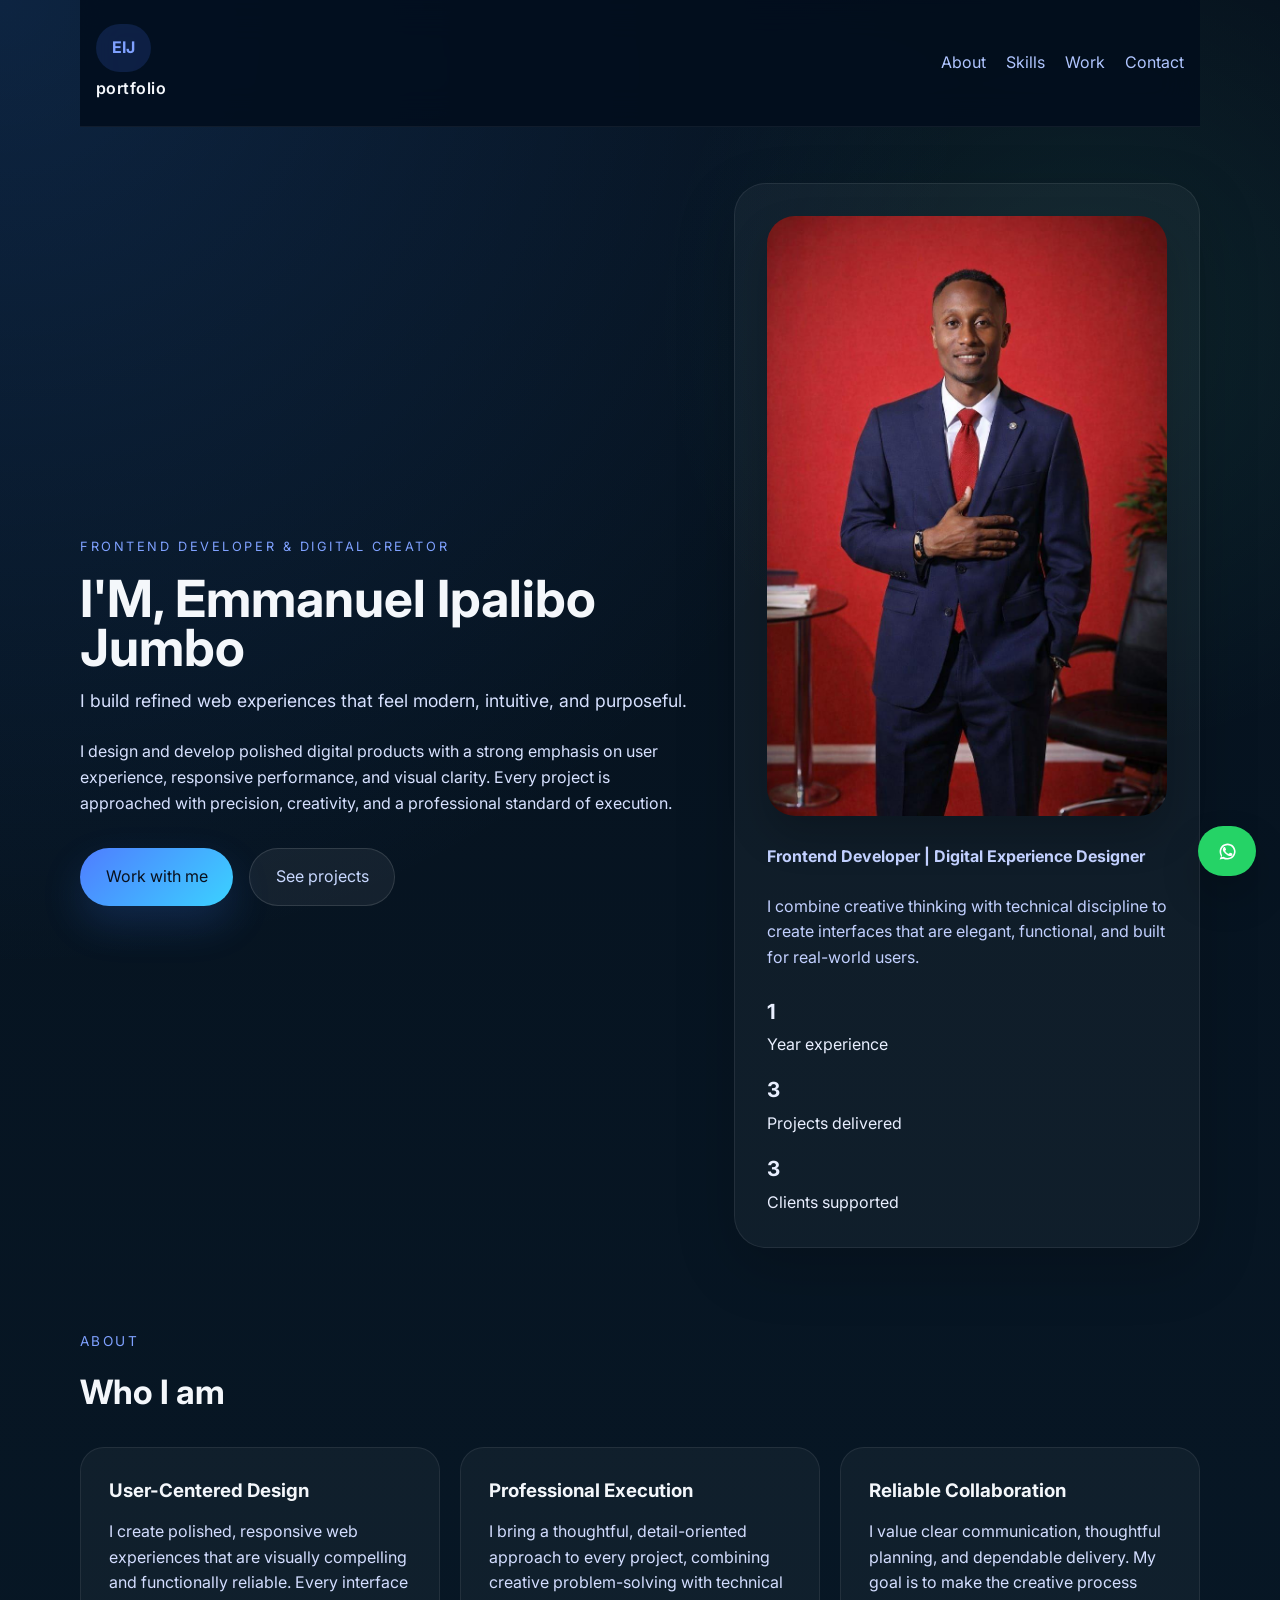
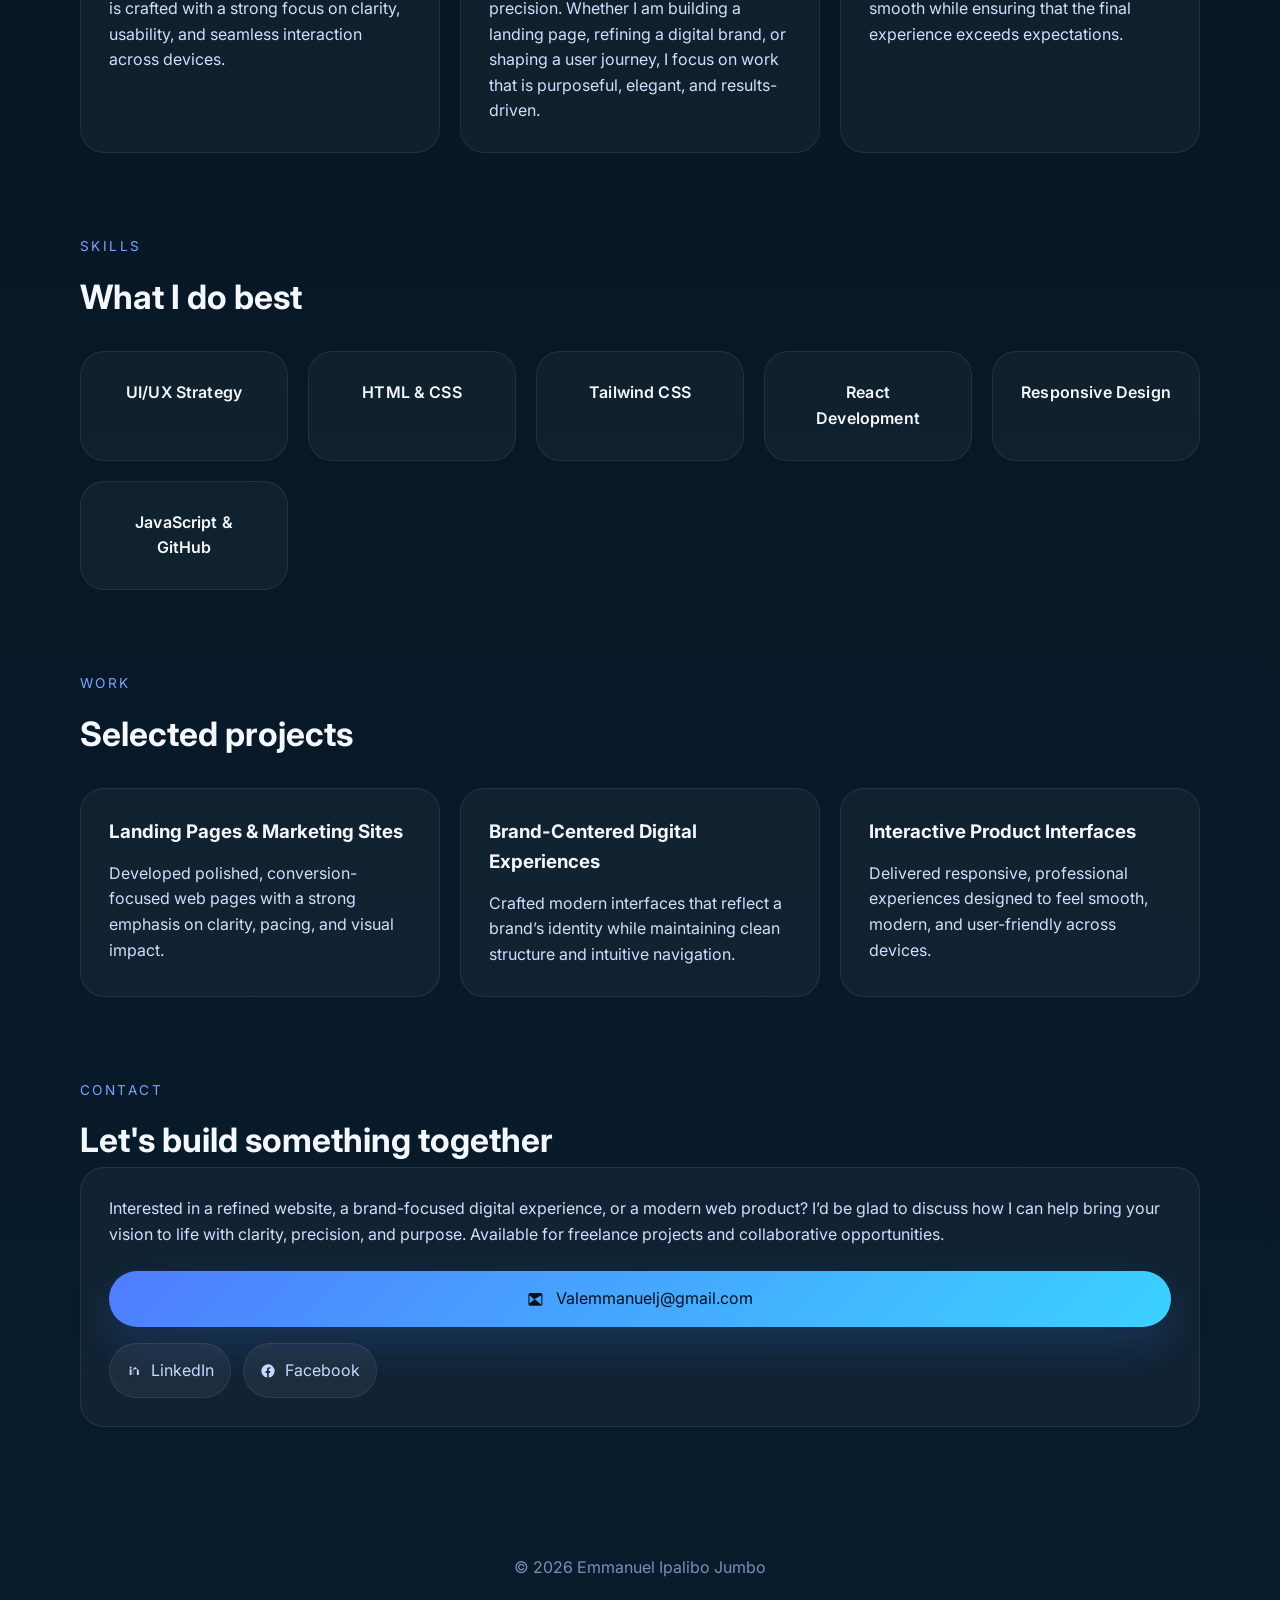
<file: index.html>
<!DOCTYPE html>
<html lang="en">
<head>
  <meta charset="UTF-8" />
  <meta name="viewport" content="width=device-width, initial-scale=1.0" />
  <title>Emmanuel Ipalibo Jumbo | Portfolio</title>
  <link rel="preconnect" href="https://fonts.googleapis.com" />
  <link rel="preconnect" href="https://fonts.gstatic.com" crossorigin />
  <link href="https://fonts.googleapis.com/css2?family=Inter:wght@400;500;600;700;800&display=swap" rel="stylesheet" />
  <link rel="stylesheet" href="style.css" />
</head>
<body>
  <header class="page-header">
    <div class="brand">
      <span>EIJ</span>
      <p>portfolio</p>
    </div>
    <nav class="nav-links">
      <a href="#about">About</a>
      <a href="#skills">Skills</a>
      <a href="#work">Work</a>
      <a href="#contact">Contact</a>
    </nav>
  </header>

  <main>
    <section class="hero" id="home">
      <div class="hero-text">
        <p class="eyebrow">Frontend Developer & Digital Creator</p>
        <h1>I'M, Emmanuel Ipalibo Jumbo</h1>
        <p class="hero-subtitle">I build refined web experiences that feel modern, intuitive, and purposeful.</p>
        <p class="hero-copy">
          I design and develop polished digital products with a strong emphasis on user experience,
          responsive performance, and visual clarity. Every project is approached with precision,
          creativity, and a professional standard of execution.
        </p>
        <div class="hero-actions">
          <a class="btn btn-primary" href="#contact">Work with me</a>
          <a class="btn btn-secondary" href="#work">See projects</a>
        </div>
      </div>
      <div class="hero-card">
        <div class="profile-image-wrap">
          <img src="672673501_927670723389462_6552243650037777584_n.jpg" alt="Emmanuel Ipalibo Jumbo" />
        </div>
        <div class="profile-info">
          <p class="profile-role">Frontend Developer | Digital Experience Designer</p>
          <p>I combine creative thinking with technical discipline to create interfaces that are
          elegant, functional, and built for real-world users.</p>
          <ul class="profile-stats">
            <li>
              <strong>1</strong>
              <span>Year experience</span>
            </li>
            <li>
              <strong>3</strong>
              <span>Projects delivered</span>
            </li>
            <li>
              <strong>3</strong>
              <span>Clients supported</span>
            </li>
          </ul>
        </div>
      </div>
    </section>

    <section class="section" id="about">
      <div class="section-heading">
        <span>About</span>
        <h2>Who I am</h2>
      </div>
      <div class="section-grid">
        <div class="card">
          <h3>User-Centered Design</h3>
          <p>
            I create polished, responsive web experiences that are visually compelling and
            functionally reliable. Every interface is crafted with a strong focus on clarity,
            usability, and seamless interaction across devices.
          </p>
        </div>
        <div class="card">
          <h3>Professional Execution</h3>
          <p>
            I bring a thoughtful, detail-oriented approach to every project, combining creative
            problem-solving with technical precision. Whether I am building a landing page,
            refining a digital brand, or shaping a user journey, I focus on work that is
            purposeful, elegant, and results-driven.
          </p>
        </div>
        <div class="card">
          <h3>Reliable Collaboration</h3>
          <p>
            I value clear communication, thoughtful planning, and dependable delivery. My goal is
            to make the creative process smooth while ensuring that the final experience exceeds
            expectations.
          </p>
        </div>
      </div>
    </section>

    <section class="section" id="skills">
      <div class="section-heading">
        <span>Skills</span>
        <h2>What I do best</h2>
      </div>
      <div class="skills-grid">
        <div class="skill-card">UI/UX Strategy</div>
        <div class="skill-card">HTML &amp; CSS</div>
        <div class="skill-card">Tailwind CSS</div>
        <div class="skill-card">React Development</div>
        <div class="skill-card">Responsive Design</div>
        <div class="skill-card">JavaScript &amp; GitHub</div>
      </div>
    </section>
    <section class="section" id="work">
      <div class="section-heading">
        <span>Work</span>
        <h2>Selected projects</h2>
      </div>
      <div class="project-grid">
        <article class="project-card">
          <h3>Landing Pages & Marketing Sites</h3>
          <p>Developed polished, conversion-focused web pages with a strong emphasis on clarity, pacing, and visual impact.</p>
        </article>
        <article class="project-card">
          <h3>Brand-Centered Digital Experiences</h3>
          <p>Crafted modern interfaces that reflect a brand’s identity while maintaining clean structure and intuitive navigation.</p>
        </article>
        <article class="project-card">
          <h3>Interactive Product Interfaces</h3>
          <p>Delivered responsive, professional experiences designed to feel smooth, modern, and user-friendly across devices.</p>
        </article>
      </div>
    </section>
    <section class="section contact-section" id="contact">
      <div class="section-heading">
        <span>Contact</span>
        <h2>Let's build something together</h2>
      </div>
      <div class="contact-card">
        <p>
          Interested in a refined website, a brand-focused digital experience, or a modern web
          product? I’d be glad to discuss how I can help bring your vision to life with clarity,
          precision, and purpose. Available for freelance projects and collaborative opportunities.
        </p>
        <div class="contact-actions">
          <a class="btn btn-primary btn-icon" href="mailto:valemmanuelj@gmail.com">
            <svg xmlns="http://www.w3.org/2000/svg" viewBox="0 0 24 24" aria-hidden="true">
              <path fill="currentColor" d="M2 5.5A2.5 2.5 0 0 1 4.5 3h15A2.5 2.5 0 0 1 22 5.5v13A2.5 2.5 0 0 1 19.5 21h-15A2.5 2.5 0 0 1 2 18.5v-13Zm1.5.75v11.5l6.95-5.75L3.5 6.25Zm7.25 5.35L20.5 19.75V6.25L10.75 11.6ZM20.5 19.75L13.5 13.4 20.5 19.75ZM4.5 19.75l7-6.35-7 6.35Z"/>
            </svg>
            Valemmanuelj@gmail.com
          </a>
          <div class="social-links">
            <a href="https://www.linkedin.com/in/jumbo-emmanuel-82740911a/" target="_blank" rel="noreferrer">
              <svg xmlns="http://www.w3.org/2000/svg" viewBox="0 0 24 24" aria-hidden="true">
                <path fill="currentColor" d="M6.94 8.5A1.56 1.56 0 1 0 6.94 5.38a1.56 1.56 0 0 0 0 3.12ZM5.5 9.5h2.88V18H5.5Zm4.8 0h2.76v1.16h.04c.38-.72 1.32-1.48 2.72-1.48 2.9 0 3.44 1.91 3.44 4.39V18H16.3v-7.54c0-1.8-.03-4.12-2.51-4.12-2.51 0-2.9 1.96-2.9 3.98V18H10.3Z"/>
              </svg>
              LinkedIn
            </a>
            <a href="https://www.facebook.com/profile.php?id=61590686023298" target="_blank" rel="noreferrer">
              <svg xmlns="http://www.w3.org/2000/svg" viewBox="0 0 24 24" aria-hidden="true">
                <path fill="currentColor" d="M22 12a10 10 0 1 0-11.5 9.86v-6.98h-2.1V12h2.1V9.6c0-2.07 1.24-3.22 3.13-3.22.91 0 1.86.16 1.86.16v2.05h-1.05c-1.03 0-1.35.64-1.35 1.3V12h2.3l-.37 2.88h-1.93v6.98A10 10 0 0 0 22 12Z"/>
              </svg>
              Facebook
            </a>
          </div>
        </div>
      </div>
    </section>
  </main>
  <footer class="page-footer">
    <p>© 2026 Emmanuel Ipalibo Jumbo</p>
  </footer>
  <a class="whatsapp-float" href="https://wa.me/2347033950544" target="_blank" rel="noopener noreferrer" aria-label="Chat on WhatsApp">
    <svg viewBox="0 0 24 24" aria-hidden="true" focusable="false">
      <path fill="#fff" d="M17.472 14.382c-.297-.148-1.758-.867-2.03-.967-.273-.1-.472-.148-.672.149-.198.297-.768.967-.941 1.164-.173.198-.347.223-.644.074-.297-.149-1.255-.462-2.39-1.475-.883-.787-1.48-1.761-1.653-2.059-.173-.297-.018-.458.13-.606.134-.133.298-.347.447-.52.149-.174.198-.298.298-.497.099-.198.05-.372-.025-.52-.075-.148-.672-1.612-.92-2.21-.242-.579-.487-.5-.672-.51l-.573-.01c-.198 0-.52.074-.792.372s-1.04 1.016-1.04 2.479 1.065 2.876 1.213 3.074c.149.198 2.096 3.2 5.077 4.487.709.306 1.262.489 1.693.626.712.226 1.36.194 1.872.118.571-.085 1.758-.719 2.006-1.413.248-.695.248-1.29.173-1.414-.074-.124-.272-.198-.57-.347z"/>
      <path fill="#fff" d="M12.004 2.002C6.478 2.002 2 6.478 2 12.004c0 2.115.647 4.066 1.753 5.706L2 22l4.48-1.175A9.957 9.957 0 0012.004 22c5.526 0 10.002-4.476 10.002-9.996C22.006 6.478 17.53 2.002 12.004 2.002zm0 17.99c-1.69 0-3.25-.48-4.59-1.31l-.33-.196-2.656.696.71-2.59-.214-.337A7.972 7.972 0 014.008 12.01c0-4.42 3.586-8.006 7.996-8.006 4.41 0 7.996 3.586 7.996 8.006 0 4.42-3.586 8.006-7.996 8.006z"/>
    </svg>
  </a>
</body>
</html>
</file>
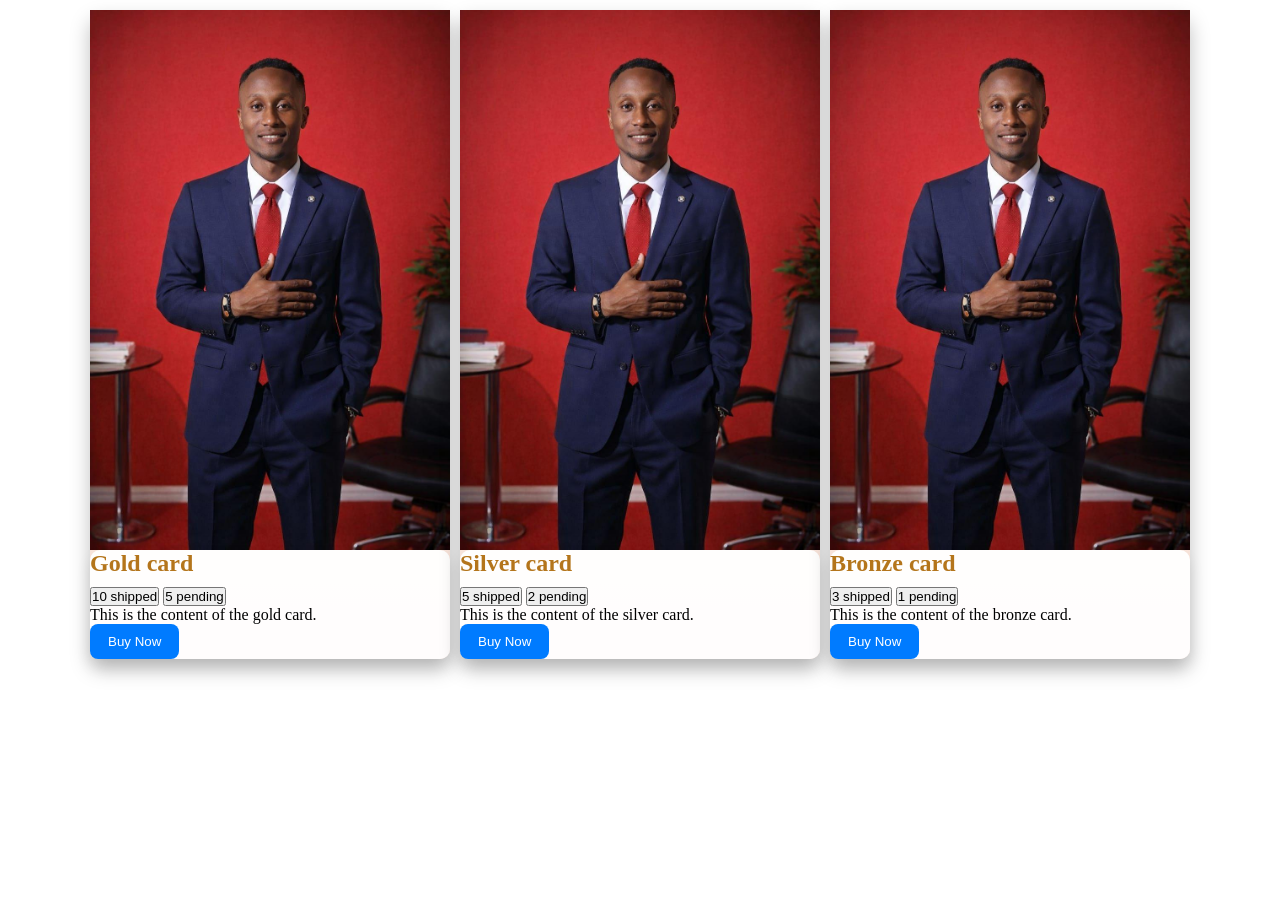
<file: card.html>
<!DOCTYPE html>
<html lang="en">
<head>
  <meta charset="UTF-8" />
  <meta name="viewport" content="width=device-width, initial-scale=1.0" />
  <title>Document</title>
  <style>
    *{
        margin: 0;
        padding: 0;
        box-sizing: border-box;
    }

    body {
        display: flex;
        flex-wrap: wrap;
        justify-content: center;
        gap: 10px;
        padding: 10px;
    }

    .card-container{
        width: 360px;
        max-width: 100%;
        display: flex;
        flex-direction: column;
        align-items: center;
        gap: 0;
        box-shadow: 0 10px 20px rgba(0, 0, 0, 0.25);
        border-radius: 10px;
        background: linear-gradient(180deg, #fff9e6, #f7e0d8);
        transition: transform 0.25s ease, box-shadow 0.25s ease;
    }

    .card{
        width: 100%;
        border: none;
        background: rgba(255, 255, 255, 0.95);
        box-shadow: 0 8px 16px rgba(0, 0, 0, 0.08);
        border-radius: 10px;
    }

    .card-img{
        width: 100%;
        max-width: 100%;
        height: auto;
        display: block;
    }

    .card-container:hover{
        transform: translateY(-6px);
        box-shadow: 0 18px 28px rgba(0, 0, 0, 0.35);
    }

    .card-header h2{
        color: #b4751b;
        margin-bottom: 10px;
    }

    .card-btn{
        background: #007bff;
        color: #fff;
        padding: 10px 18px;
        border: none;
        border-radius: 8px;
        cursor: pointer;
        transition: transform 0.2s ease, background 0.2s ease;
    }
  </style>
</head>
<body>
    <div class="card-container">
        <img src="./672673501_927670723389462_6552243650037777584_n.jpg" alt="card-image" class="card-img">
        <div class="card">
            <div class="card-header">
                <h2>Gold card</h2>
                <div card-badge>
                    <button class="badge btn">10 shipped</button>
                    <button class="badge-btn">5 pending</button>
                </div>
            </div>
            <div class="card-body">
                <p>This is the content of the gold card.</p>
                <button class="card-btn">Buy Now</button>
            </div>
        </div>
    </div>
          <div class="card-container">
        <img src="./672673501_927670723389462_6552243650037777584_n.jpg" alt="card-image" class="card-img">  
        <div class="card">
            <div class="card-header">
                <h2>Silver card</h2>
                <div card-badge>
                    <button class="badge btn">5 shipped</button>
                    <button class="badge-btn">2 pending</button>
                </div>
            </div>
            <div class="card-body">
                <p>This is the content of the silver card.</p>
                <button class="card-btn">Buy Now</button>
            </div>
        </div>
    </div>

     <div class="card-container">
        <img src="./672673501_927670723389462_6552243650037777584_n.jpg" alt="card-image" class="card-img">  
        <div class="card">
            <div class="card-header">
                <h2>Bronze card</h2>
                <div card-badge>
                    <button class="badge btn">3 shipped</button>
                    <button class="badge-btn">1 pending</button>
                </div>
            </div>
            <div class="card-body">
                <p>This is the content of the bronze card.</p>
                <button class="card-btn">Buy Now</button>
            </div>
        </div>
    </div>
</body>
</file>
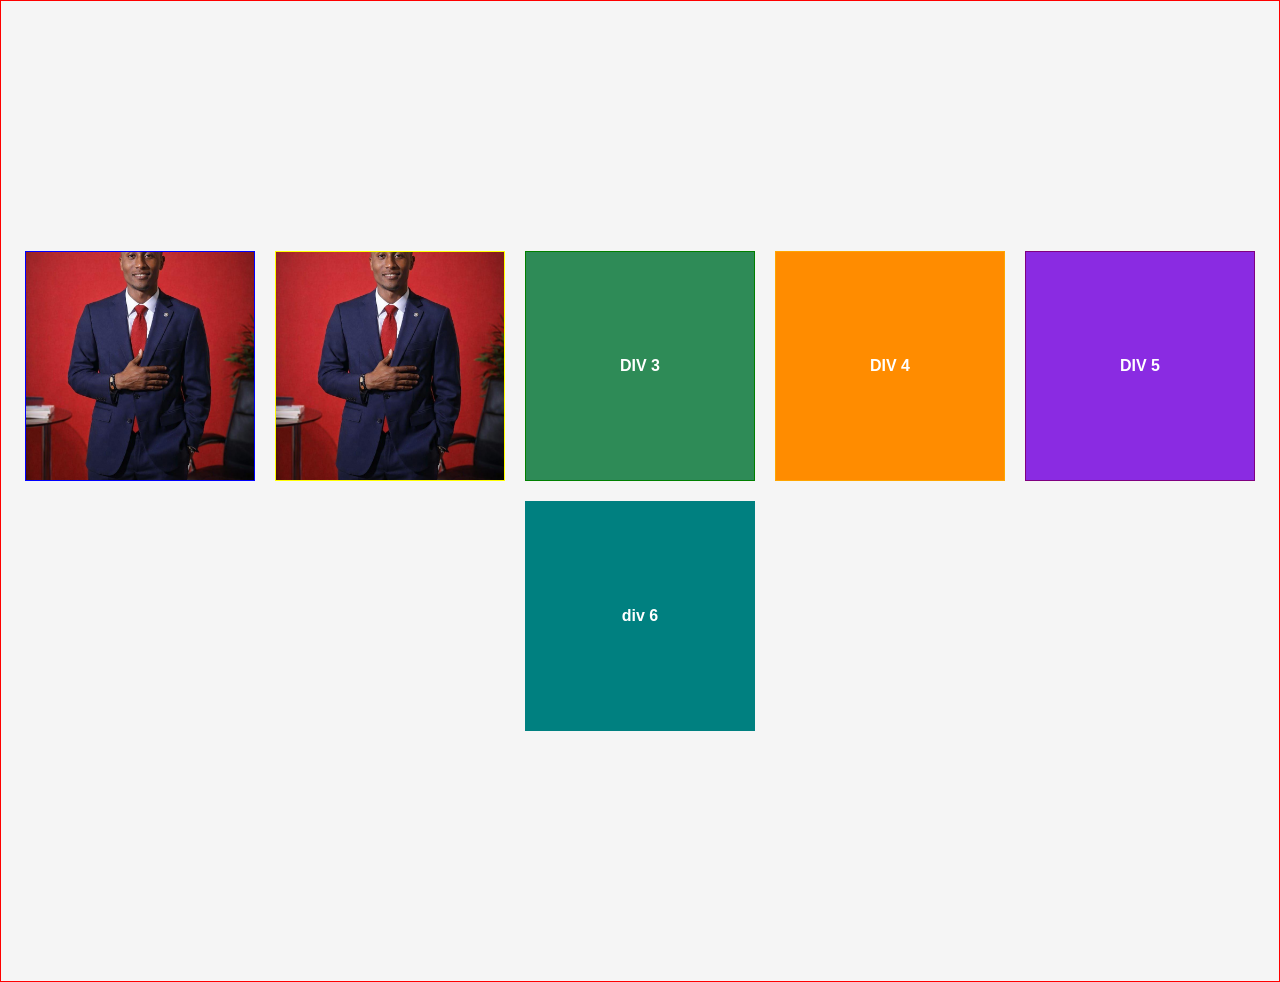
<file: main.html>
<!DOCTYPE html>
<html lang="en">
<head>
  <meta charset="UTF-8" />
  <meta name="viewport" content="width=device-width, initial-scale=1.0" />
  <title>Container</title>
  <style>
    * {
      margin: 0;
      padding: 0;
      box-sizing: border-box;
    }

    body {
      font-family: Arial, sans-serif;
      background: #f5f5f5;
    }

    .container {
      display: flex;
      width: 100%;
      justify-content: center;
      flex-wrap: wrap;
      gap: 20px;
      padding: 250px 10px;
      border: 1px solid red;
    }

    .div1,
    .div2,
    .div3,
    .div4,
    .div5,
    .div6 {
      width: 230px;
      max-width: 100%;
      height: 230px;
      display: flex;
      align-items: center;
      justify-content: center;
      border: 1px solid #333;
      background-size: cover;
      background-repeat: no-repeat;
      background-position: center;
      color: #fff;
      font-weight: bold;
    }

    .div1 {
      border-color: blue;
      background-image: url('./672673501_927670723389462_6552243650037777584_n.jpg');
    }

    .div2 {
      border-color: yellow;
      background-image: url('./672673501_927670723389462_6552243650037777584_n.jpg');
    }

    .div3 {
      border-color: green;
      background: #2e8b57;
    }

    .div4 {
      border-color: orange;
      background: #ff8c00;
    }

    .div5 {
      border-color: purple;
      background: #8a2be2;
    }

    .div6 {
      border-color: teal;
      background: #008080;
    }
  </style>
</head>
<body>
    <div class="container">
        <div class="div1" style="background: url('./672673501_927670723389462_6552243650037777584_n.jpg') center/cover no-repeat;"></div>
        <div class="div2" style="background: url('./672673501_927670723389462_6552243650037777584_n.jpg') center/cover no-repeat;"></div>
        <div class="div3"> DIV 3</div>
        <div class="div4">DIV 4</div>
        <div class="div5">DIV 5</div>
        <div class="div6">div 6</div>
    </div>
    </body>
</html>
</file>
<file: style.css>
:root {
  color-scheme: dark;
  font-family: 'Inter', sans-serif;
  color: #f4f7fb;
  background: #08101d;
  line-height: 1.6;
}

* {
  box-sizing: border-box;
}

html,
body {
  margin: 0;
  min-height: 100%;
  scroll-behavior: smooth;
}

body {
  background: radial-gradient(circle at top left, rgba(51, 137, 255, 0.16), transparent 28%),
    radial-gradient(circle at 85% 10%, rgba(95, 255, 195, 0.08), transparent 14%),
    linear-gradient(180deg, #06111d 0%, #081c2c 100%);
}

img {
  max-width: 100%;
  display: block;
}

button,
a {
  font: inherit;
}

.page-header,
.page-footer {
  width: min(1120px, 100% - 2rem);
  margin: 0 auto;
}

.page-header {
  display: flex;
  align-items: center;
  justify-content: space-between;
  padding: 1.5rem 1rem;
  position: sticky;
  top: 0;
  z-index: 10;
  backdrop-filter: blur(18px);
  background: rgba(2, 13, 29, 0.86);
  border-bottom: 1px solid rgba(255, 255, 255, 0.06);
}

.brand span {
  display: inline-block;
  padding: 0.7rem 1rem;
  border-radius: 999px;
  background: rgba(69, 120, 255, 0.16);
  color: #7fa1ff;
  font-weight: 700;
}

.brand p {
  margin: 0.25rem 0 0;
  font-weight: 600;
  letter-spacing: 0.03em;
}

.nav-links {
  display: flex;
  gap: 1.25rem;
  flex-wrap: wrap;
}

.nav-links a {
  color: #b0c5ff;
  text-decoration: none;
  transition: color 0.2s ease;
}

.nav-links a:hover {
  color: #fff;
}

main {
  width: min(1120px, 100% - 2rem);
  margin: 0 auto 3rem;
}

.hero {
  display: grid;
  grid-template-columns: 1.2fr 0.9fr;
  align-items: center;
  gap: 2rem;
  padding: 3.5rem 0 2.5rem;
}

.eyebrow {
  text-transform: uppercase;
  letter-spacing: 0.2em;
  color: #7fa1ff;
  font-size: 0.8rem;
  margin-bottom: 1rem;
}

h1 {
  font-size: clamp(2.6rem, 4vw, 4rem);
  margin: 0;
  line-height: 0.95;
}

.hero-subtitle {
  margin: 1rem 0 0;
  font-size: 1.1rem;
  color: #d7e1ff;
  max-width: 44rem;
}

.hero-copy {
  margin: 1.5rem 0 0;
  max-width: 44rem;
  color: #d7e1ff;
}

.hero-actions {
  display: flex;
  flex-wrap: wrap;
  gap: 1rem;
  margin-top: 2rem;
}

.btn {
  display: inline-flex;
  align-items: center;
  justify-content: center;
  padding: 0.95rem 1.6rem;
  border-radius: 999px;
  text-decoration: none;
  transition: transform 0.2s ease, box-shadow 0.2s ease;
}

.btn:hover {
  transform: translateY(-2px);
}

.btn-primary {
  background: linear-gradient(135deg, #4f7dff, #3bd2ff);
  color: #09101d;
  box-shadow: 0 18px 40px rgba(63, 128, 255, 0.18);
}

.btn-secondary {
  background: rgba(255, 255, 255, 0.06);
  color: #c8d8ff;
  border: 1px solid rgba(255, 255, 255, 0.12);
}

.hero-card {
  background: rgba(255, 255, 255, 0.04);
  border: 1px solid rgba(255, 255, 255, 0.08);
  border-radius: 2rem;
  padding: 2rem;
  box-shadow: 0 20px 60px rgba(0, 0, 0, 0.18);
}

.profile-image-wrap {
  border-radius: 1.75rem;
  overflow: hidden;
  margin-bottom: 1.75rem;
  box-shadow: 0 20px 40px rgba(0, 0, 0, 0.2);
}

.profile-image-wrap img {
  width: 100%;
  height: auto;
  display: block;
}

.profile-role {
  margin: 0 0 0.75rem;
  color: #7fa1ff;
  font-weight: 700;
}

.profile-info p {
  margin: 0 0 1.5rem;
  color: #c2d0ff;
}

.profile-stats {
  list-style: none;
  padding: 0;
  margin: 0;
  display: grid;
  gap: 1rem;
}

.profile-stats li {
  display: grid;
  gap: 0.25rem;
  color: #e9efff;
}

.profile-stats strong {
  font-size: 1.3rem;
}

.section {
  padding: 2.5rem 0;
}

.section-heading span {
  display: inline-block;
  color: #7fa1ff;
  font-size: 0.85rem;
  text-transform: uppercase;
  letter-spacing: 0.18em;
  margin-bottom: 0.75rem;
}

.section-heading h2 {
  margin: 0;
  font-size: 2.1rem;
}

.section-grid,
.skills-grid,
.project-grid {
  display: grid;
  gap: 1.25rem;
  margin-top: 1.75rem;
}

.section-grid {
  grid-template-columns: repeat(auto-fit, minmax(220px, 1fr));
}

.card,
.skill-card,
.project-card,
.contact-card {
  background: rgba(255, 255, 255, 0.04);
  border: 1px solid rgba(255, 255, 255, 0.08);
  border-radius: 1.5rem;
  padding: 1.75rem;
  transition: transform 0.2s ease, border-color 0.2s ease, background 0.2s ease;
}

.card:hover,
.skill-card:hover,
.project-card:hover {
  transform: translateY(-4px);
  border-color: rgba(127, 161, 255, 0.45);
  background: rgba(255, 255, 255, 0.06);
}

.card h3,
.project-card h3 {
  margin: 0 0 0.85rem;
}

.card p,
.project-card p,
.contact-card p {
  margin: 0;
  color: #d3ddff;
}

.skills-grid {
  grid-template-columns: repeat(auto-fit, minmax(180px, 1fr));
}

.skill-card {
  text-align: center;
  font-weight: 600;
  letter-spacing: 0.01em;
}

.project-grid {
  grid-template-columns: repeat(auto-fit, minmax(220px, 1fr));
}

.contact-section .contact-card {
  display: grid;
  gap: 1.5rem;
  align-items: start;
}

.contact-actions {
  display: grid;
  gap: 1rem;
}

.btn-icon {
  gap: 0.75rem;
}

.btn-icon svg {
  width: 1.05rem;
  height: 1.05rem;
}

.social-links {
  display: flex;
  flex-wrap: wrap;
  gap: 0.75rem;
}

.social-links a {
  display: inline-flex;
  align-items: center;
  gap: 0.55rem;
  color: #c8d8ff;
  background: rgba(255, 255, 255, 0.05);
  border: 1px solid rgba(255, 255, 255, 0.08);
  border-radius: 999px;
  padding: 0.85rem 1rem;
  text-decoration: none;
  transition: transform 0.2s ease, background 0.2s ease;
}

.social-links a:hover {
  transform: translateY(-2px);
  background: rgba(79, 125, 255, 0.18);
}

.social-links svg {
  width: 1rem;
  height: 1rem;
}

.page-footer {
  text-align: center;
  padding: 1.5rem 0 2rem;
  color: #7e8cb8;
}

@media (max-width: 900px) {
  .hero {
    grid-template-columns: 1fr;
  }

  .section-grid,
  .skills-grid,
  .project-grid {
    grid-template-columns: 1fr;
  }
}

@media (max-width: 640px) {
  .page-header,
  main,
  .page-footer {
    width: calc(100% - 1.5rem);
  }

  .nav-links {
    justify-content: center;
  }

  .hero {
    padding-top: 2rem;
  }

  .btn {
    width: 100%;
  }
}

.whatsapp-float {
  position: fixed;
  right: 1.5rem;
  bottom: 1.5rem;
  display: inline-flex;
  align-items: center;
  gap: 0.75rem;
  padding: 0.95rem 1.2rem;
  background: #25d366;
  color: #051012;
  font-weight: 700;
  text-decoration: none;
  border-radius: 999px;
  box-shadow: 0 20px 40px rgba(0, 0, 0, 0.2);
  transition: transform 0.2s ease, box-shadow 0.2s ease;
}

.whatsapp-float:hover {
  transform: translateY(-2px);
  box-shadow: 0 24px 48px rgba(0, 0, 0, 0.24);
}

.whatsapp-float svg {
  width: 1.2rem;
  height: 1.2rem;
  fill: currentColor;
}

@media (max-width: 640px) {
  .whatsapp-float {
    right: 1rem;
    bottom: 1rem;
    padding: 0.85rem 1rem;
  }
}
</file>
